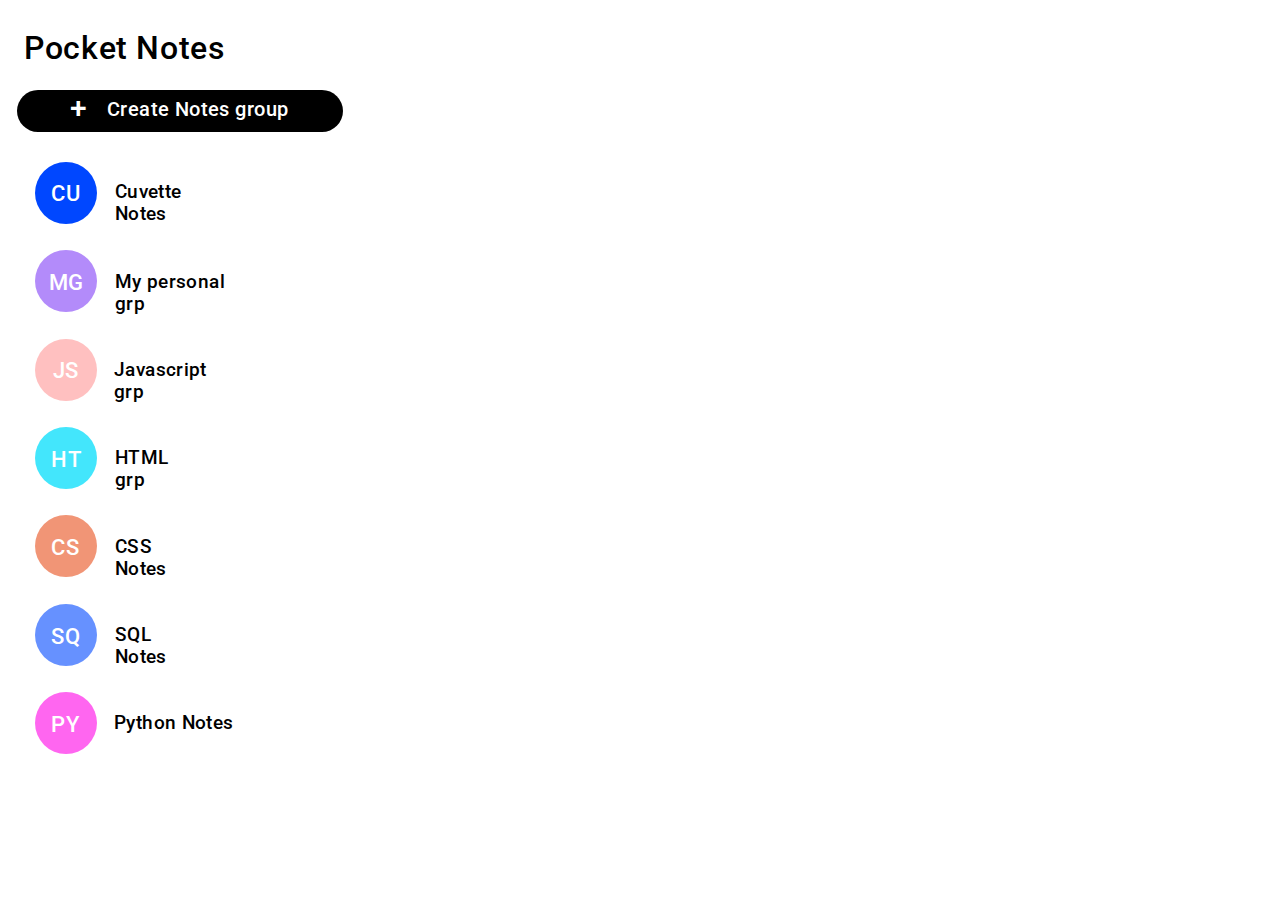
<file: project test 2/mobile-page1/index.html>
<!DOCTYPE html>
<html>
  <head>
    <meta charset="utf-8" />
    <meta name="viewport" content="initial-scale=1, width=device-width" />

    <link rel="stylesheet" href="./global.css" />
    <link rel="stylesheet" href="./index.css" />
    <link
      rel="stylesheet"
      href="https://fonts.googleapis.com/css2?family=Roboto:wght@500&display=swap"
    />
  </head>
  <body>
    <div class="div">
      <div class="pocket-notes">Pocket Notes</div>
      <div class="rectangle-parent">
        <div class="group-child"></div>
        <div class="div1">+</div>
        <div class="create-notes-group">Create Notes group</div>
      </div>
      <div class="python-notes">Python Notes</div>
      <div class="child"></div>
      <div class="my-personal-grp-parent">
        <div class="my-personal-grp">My personal grp</div>
        <div class="group-item"></div>
        <div class="mg">MG</div>
      </div>
      <div class="cuvette-notes-parent">
        <div class="cuvette-notes">Cuvette Notes</div>
        <div class="group-inner"></div>
        <div class="cu">CU</div>
      </div>
      <div class="javascript-grp-parent">
        <div class="javascript-grp">Javascript grp</div>
        <div class="ellipse-div"></div>
        <div class="js">JS</div>
      </div>
      <div class="html-grp-parent">
        <div class="my-personal-grp">HTML grp</div>
        <div class="group-child1"></div>
        <div class="ht">HT</div>
      </div>
      <div class="css-notes-parent">
        <div class="my-personal-grp">CSS Notes</div>
        <div class="group-child2"></div>
        <div class="ht">CS</div>
      </div>
      <div class="sql-notes-parent">
        <div class="my-personal-grp">SQL Notes</div>
        <div class="group-child3"></div>
        <div class="ht">SQ</div>
      </div>
      <div class="py">PY</div>
    </div>
  </body>
</html>
</file>
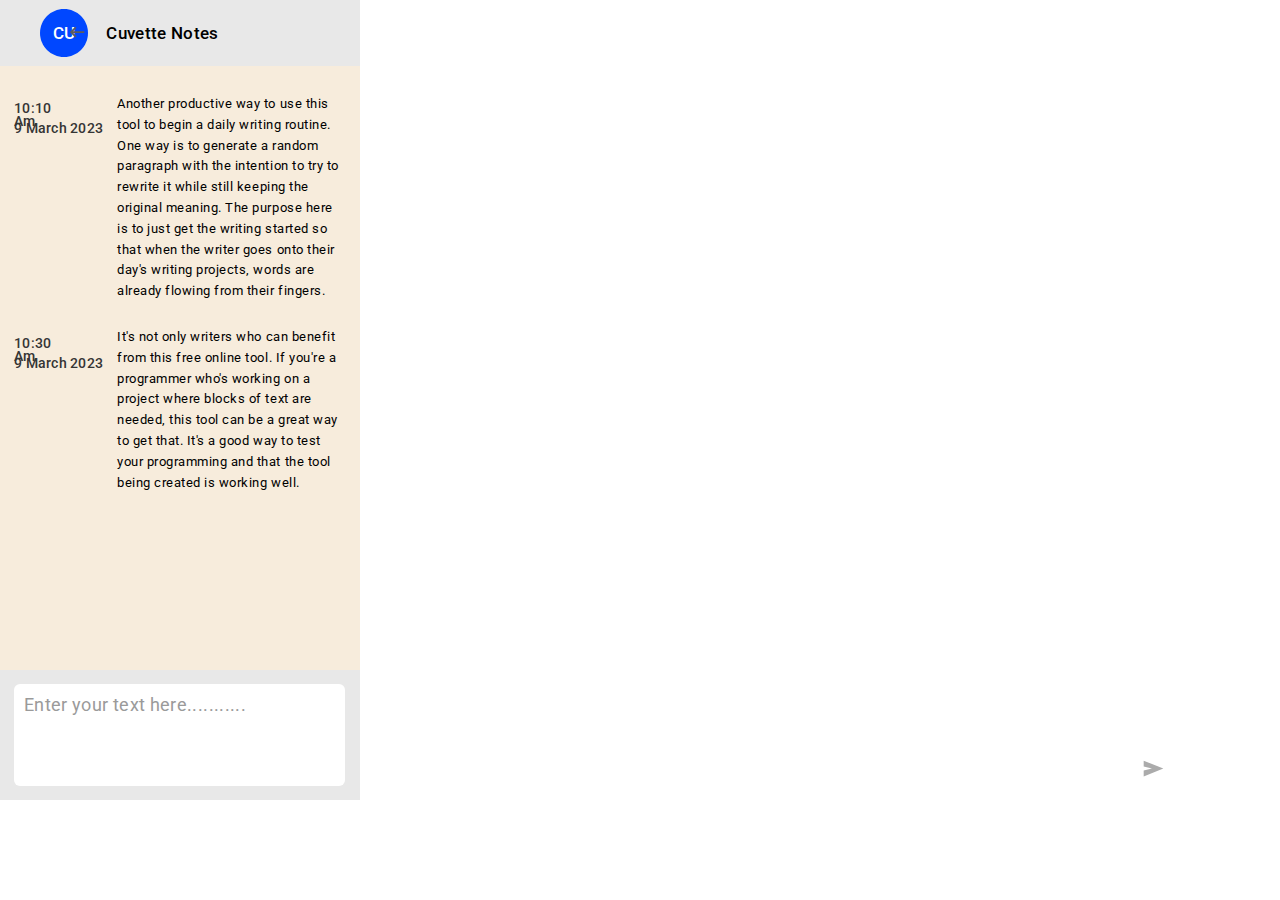
<file: project test 2/mobile-page2/index.html>
<!DOCTYPE html>
<html>
  <head>
    <meta charset="utf-8" />
    <meta name="viewport" content="initial-scale=1, width=device-width" />

    <link rel="stylesheet" href="./global.css" />
    <link rel="stylesheet" href="./index.css" />
    <link
      rel="stylesheet"
      href="https://fonts.googleapis.com/css2?family=Roboto:wght@400;500&display=swap"
    />
  </head>
  <body>
    <div class="div">
      <div class="child"></div>
      <div class="item"></div>
      <div class="inner"></div>
      <div class="cuvette-notes">Cuvette Notes</div>
      <img class="ellipse-icon" alt="" src="./public/ellipse-17.svg" />

      <div class="cu">CU</div>
      <img class="vector-icon" alt="" src="./public/vector.svg" />

      <div class="rectangle-div"></div>
      <div class="enter-your-text">Enter your text here...........</div>
      <img class="vector-icon1" alt="" src="./public/vector1.svg" />

      <div class="am">10:10 Am</div>
      <div class="march-2023">9 March 2023</div>
      <div class="am1">10:30 Am</div>
      <div class="march-20231">9 March 2023</div>
      <div class="another-productive-way">
        Another productive way to use this tool to begin a daily writing
        routine. One way is to generate a random paragraph with the intention to
        try to rewrite it while still keeping the original meaning. The purpose
        here is to just get the writing started so that when the writer goes
        onto their day's writing projects, words are already flowing from their
        fingers.
      </div>
      <div class="its-not-only">
        It's not only writers who can benefit from this free online tool. If
        you're a programmer who's working on a project where blocks of text are
        needed, this tool can be a great way to get that. It's a good way to
        test your programming and that the tool being created is working well.
      </div>
    </div>
  </body>
</html>
</file>
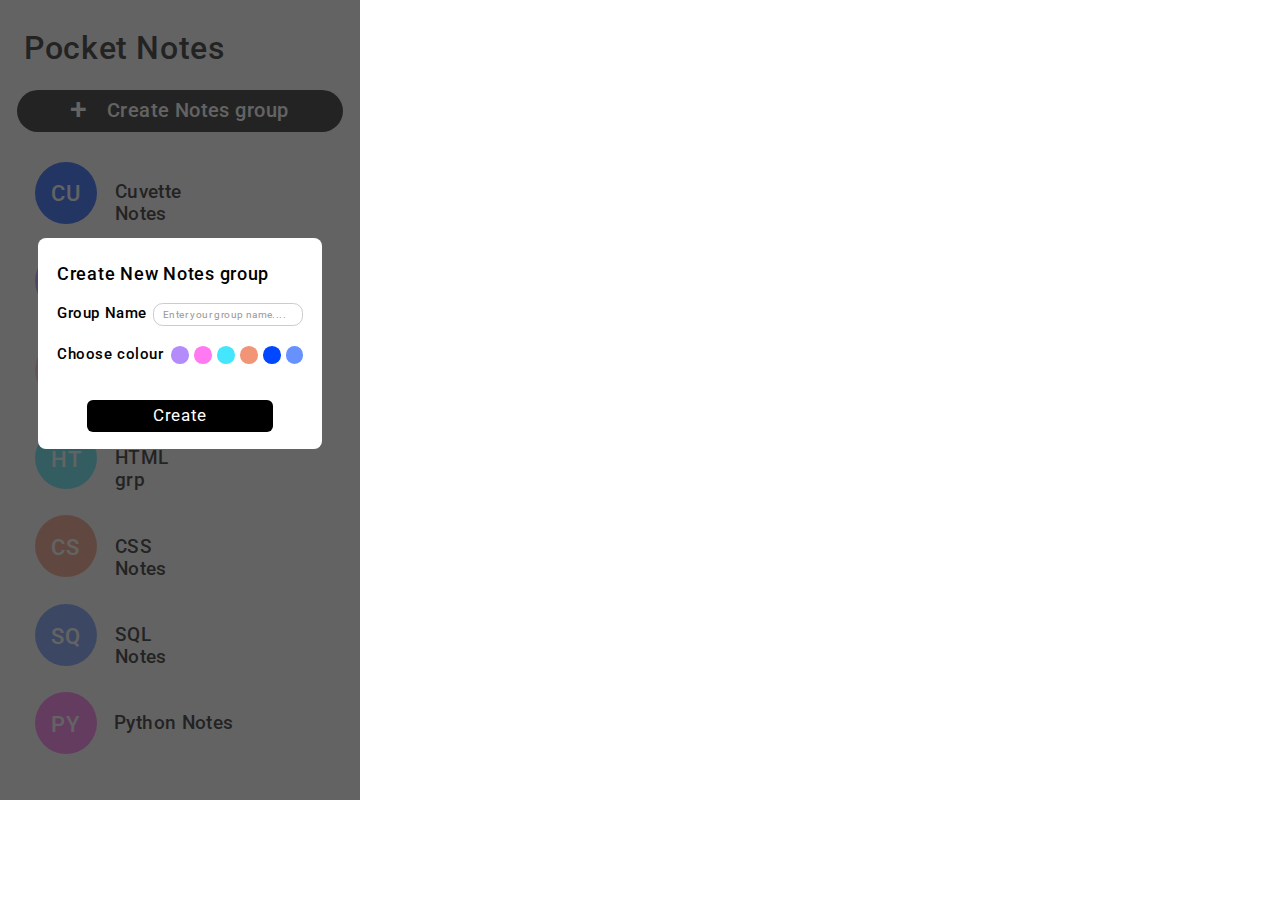
<file: project test 2/mobile-page3/index.html>
<!DOCTYPE html>
<html>
  <head>
    <meta charset="utf-8" />
    <meta name="viewport" content="initial-scale=1, width=device-width" />

    <link rel="stylesheet" href="./global.css" />
    <link rel="stylesheet" href="./index.css" />
    <link
      rel="stylesheet"
      href="https://fonts.googleapis.com/css2?family=Roboto:wght@400;500&display=swap"
    />
  </head>
  <body>
    <div class="div">
      <div class="pocket-notes">Pocket Notes</div>
      <div class="rectangle-parent">
        <div class="group-child"></div>
        <div class="div1">+</div>
        <div class="create-notes-group">Create Notes group</div>
      </div>
      <div class="python-notes">Python Notes</div>
      <div class="child"></div>
      <div class="my-personal-grp-parent">
        <div class="my-personal-grp">My personal grp</div>
        <div class="group-item"></div>
        <div class="mg">MG</div>
      </div>
      <div class="cuvette-notes-parent">
        <div class="cuvette-notes">Cuvette Notes</div>
        <div class="group-inner"></div>
        <div class="cu">CU</div>
      </div>
      <div class="javascript-grp-parent">
        <div class="javascript-grp">Javascript grp</div>
        <div class="ellipse-div"></div>
        <div class="js">JS</div>
      </div>
      <div class="html-grp-parent">
        <div class="my-personal-grp">HTML grp</div>
        <div class="group-child1"></div>
        <div class="ht">HT</div>
      </div>
      <div class="css-notes-parent">
        <div class="my-personal-grp">CSS Notes</div>
        <div class="group-child2"></div>
        <div class="ht">CS</div>
      </div>
      <div class="sql-notes-parent">
        <div class="my-personal-grp">SQL Notes</div>
        <div class="group-child3"></div>
        <div class="ht">SQ</div>
      </div>
      <div class="py">PY</div>
      <img class="item" alt="" src="./public/rectangle-29.svg" />

      <div class="inner"></div>
      <div class="create-new-notes">Create New Notes group</div>
      <div class="group-name">Group Name</div>
      <div class="choose-colour">Choose colour</div>
      <div class="rectangle-div"></div>
      <div class="enter-your-group">Enter your group name....</div>
      <div class="child1"></div>
      <div class="child2"></div>
      <div class="child3"></div>
      <div class="child4"></div>
      <div class="child5"></div>
      <div class="child6"></div>
      <div class="child7"></div>
      <div class="create">Create</div>
    </div>
  </body>
</html>
</file>
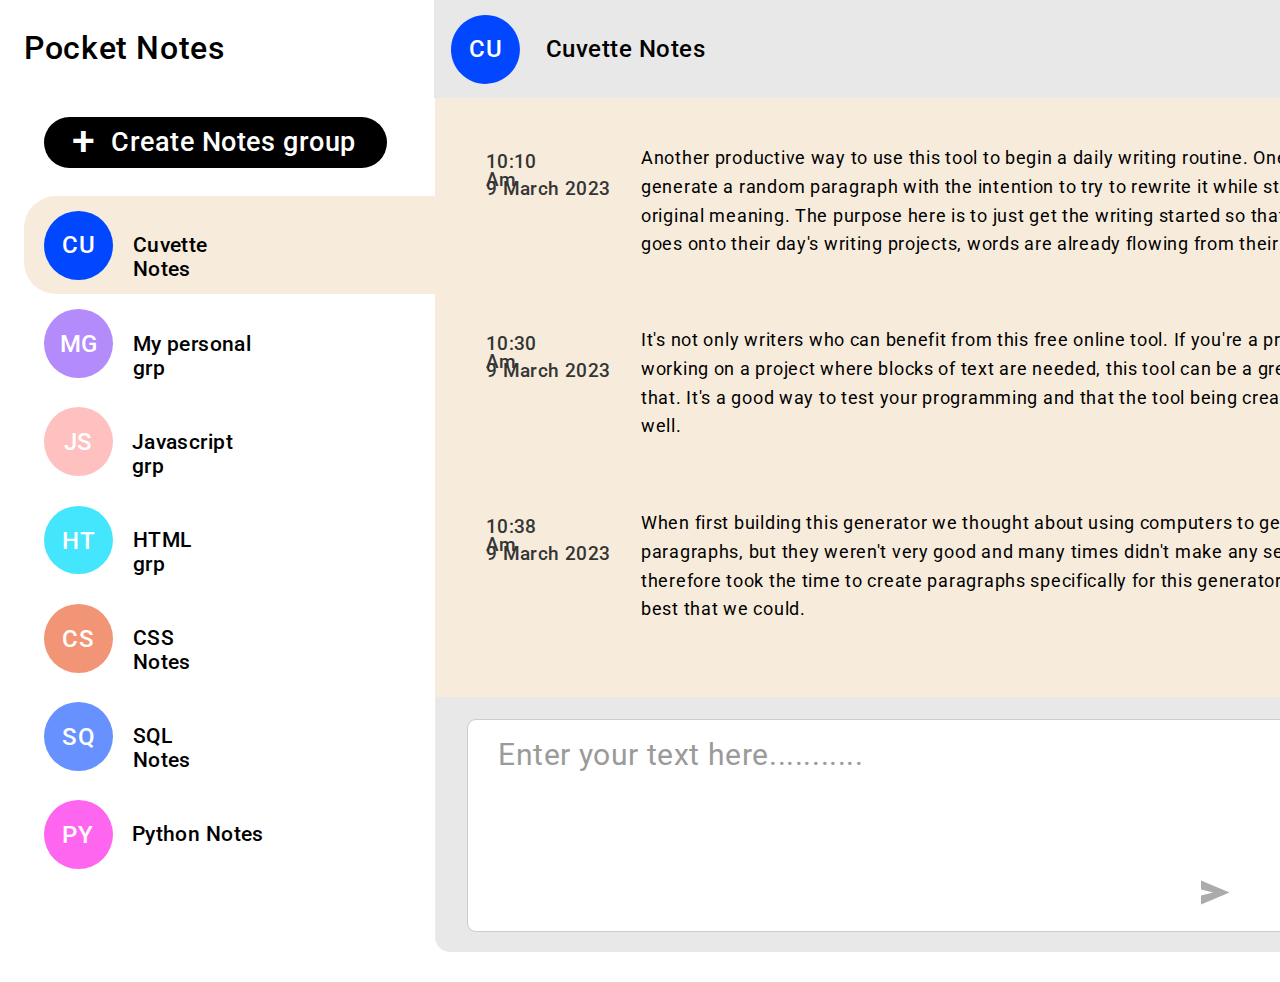
<file: project test 2/page1/index.html>
<!DOCTYPE html>
<html>
  <head>
    <meta charset="utf-8" />
    <meta name="viewport" content="initial-scale=1, width=device-width" />

    <link rel="stylesheet" href="./global.css" />
    <link rel="stylesheet" href="./index.css" />
    <link
      rel="stylesheet"
      href="https://fonts.googleapis.com/css2?family=Roboto:wght@400;500&display=swap"
    />
  </head>
  <body>
    <div class="page1">
      <div class="page1-child"></div>
      <div class="page1-item"></div>
      <img class="page1-inner" alt="" src="./public/rectangle-23.svg" />

      <div class="rectangle-div"></div>
      <div class="pocket-notes">Pocket Notes</div>
      <div class="page1-child1"></div>
      <div class="enter-your-text">Enter your text here...........</div>
      <div class="cuvette-notes">Cuvette Notes</div>
      <div class="python-notes">Python Notes</div>
      <div class="ellipse-div"></div>
      <div class="my-personal-grp-parent">
        <div class="my-personal-grp">My personal grp</div>
        <div class="group-child"></div>
        <div class="mg">MG</div>
      </div>
      <div class="cuvette-notes-parent">
        <div class="cuvette-notes1">Cuvette Notes</div>
        <div class="group-item"></div>
        <div class="cu">CU</div>
      </div>
      <div class="javascript-grp-parent">
        <div class="javascript-grp">Javascript grp</div>
        <div class="group-inner"></div>
        <div class="js">JS</div>
      </div>
      <div class="html-grp-parent">
        <div class="my-personal-grp">HTML grp</div>
        <div class="group-child1"></div>
        <div class="ht">HT</div>
      </div>
      <div class="css-notes-parent">
        <div class="my-personal-grp">CSS Notes</div>
        <div class="group-child2"></div>
        <div class="ht">CS</div>
      </div>
      <div class="sql-notes-parent">
        <div class="my-personal-grp">SQL Notes</div>
        <div class="group-child3"></div>
        <div class="ht">SQ</div>
      </div>
      <div class="py">PY</div>
      <div class="page1-child2"></div>
      <div class="div">+</div>
      <div class="create-notes-group">Create Notes group</div>
      <img class="ellipse-icon" alt="" src="./public/ellipse-17.svg" />

      <div class="cu1">CU</div>
      <div class="am">10:10 Am</div>
      <div class="march-2023">9 March 2023</div>
      <div class="another-productive-way">
        Another productive way to use this tool to begin a daily writing
        routine. One way is to generate a random paragraph with the intention to
        try to rewrite it while still keeping the original meaning. The purpose
        here is to just get the writing started so that when the writer goes
        onto their day's writing projects, words are already flowing from their
        fingers.
      </div>
      <div class="am1">10:30 Am</div>
      <div class="march-20231">9 March 2023</div>
      <div class="its-not-only">
        It's not only writers who can benefit from this free online tool. If
        you're a programmer who's working on a project where blocks of text are
        needed, this tool can be a great way to get that. It's a good way to
        test your programming and that the tool being created is working well.
      </div>
      <div class="am2">10:38 Am</div>
      <div class="march-20232">9 March 2023</div>
      <div class="when-first-building">
        When first building this generator we thought about using computers to
        generate the paragraphs, but they weren't very good and many times
        didn't make any sense at all. We therefore took the time to create
        paragraphs specifically for this generator to make it the best that we
        could.
      </div>
      <img class="vector-icon" alt="" src="./public/vector.svg" />
    </div>
  </body>
</html>
</file>
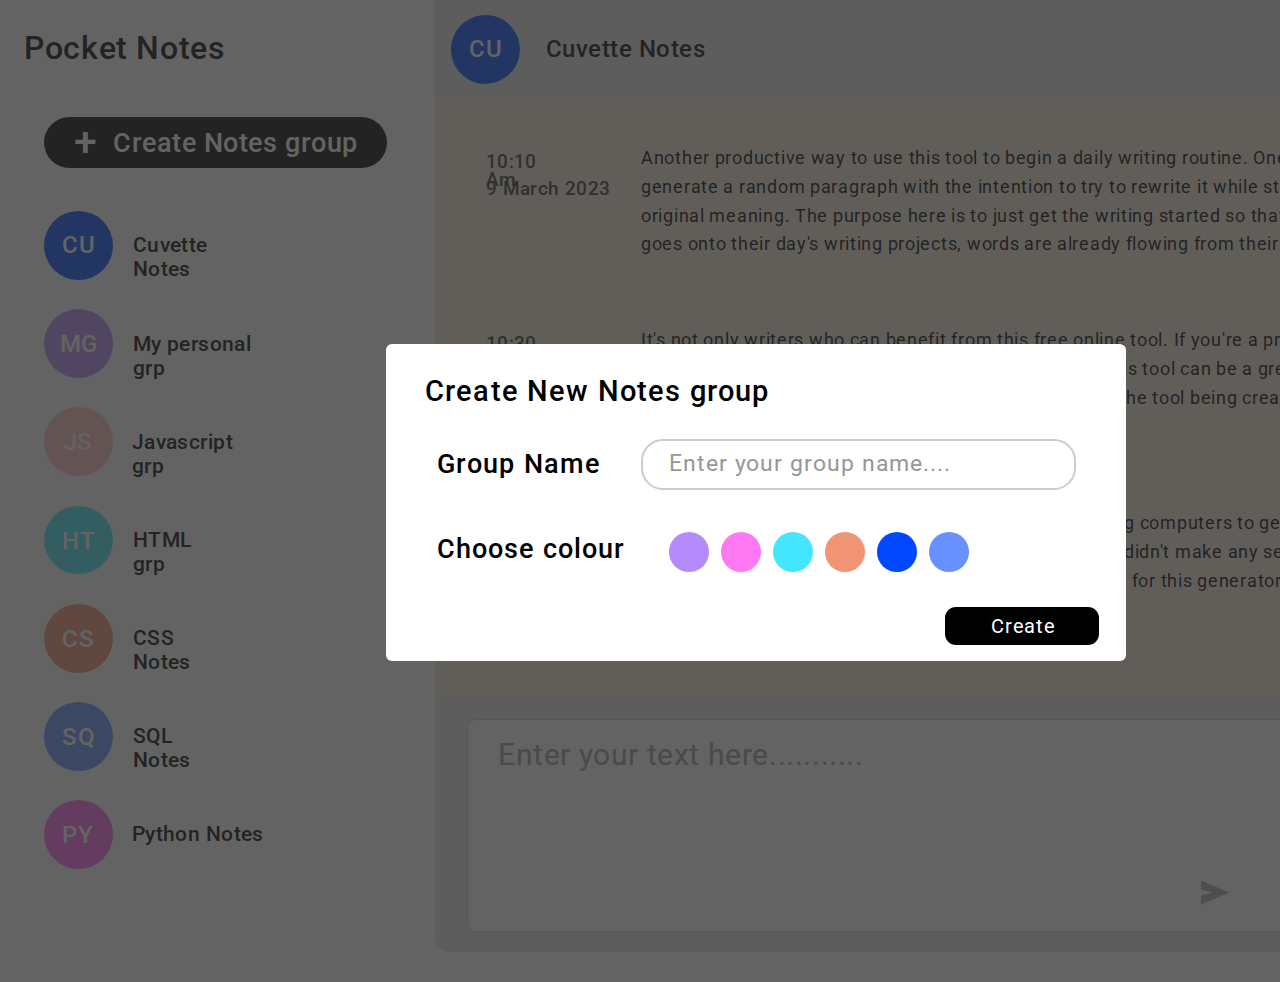
<file: project test 2/page2/index.html>
<!DOCTYPE html>
<html>
  <head>
    <meta charset="utf-8" />
    <meta name="viewport" content="initial-scale=1, width=device-width" />

    <link rel="stylesheet" href="./global.css" />
    <link rel="stylesheet" href="./index.css" />
    <link
      rel="stylesheet"
      href="https://fonts.googleapis.com/css2?family=Roboto:wght@400;500&display=swap"
    />
  </head>
  <body>
    <div class="page-2">
      <div class="page-2-child"></div>
      <img class="page-2-item" alt="" src="./public/rectangle-23.svg" />

      <div class="page-2-inner"></div>
      <div class="pocket-notes">Pocket Notes</div>
      <div class="rectangle-div"></div>
      <div class="enter-your-text">Enter your text here...........</div>
      <div class="cuvette-notes">Cuvette Notes</div>
      <div class="python-notes">Python Notes</div>
      <div class="ellipse-div"></div>
      <div class="my-personal-grp-parent">
        <div class="my-personal-grp">My personal grp</div>
        <div class="group-child"></div>
        <div class="mg">MG</div>
      </div>
      <div class="cuvette-notes-parent">
        <div class="cuvette-notes1">Cuvette Notes</div>
        <div class="group-item"></div>
        <div class="cu">CU</div>
      </div>
      <div class="javascript-grp-parent">
        <div class="javascript-grp">Javascript grp</div>
        <div class="group-inner"></div>
        <div class="js">JS</div>
      </div>
      <div class="html-grp-parent">
        <div class="my-personal-grp">HTML grp</div>
        <div class="group-child1"></div>
        <div class="ht">HT</div>
      </div>
      <div class="css-notes-parent">
        <div class="my-personal-grp">CSS Notes</div>
        <div class="group-child2"></div>
        <div class="ht">CS</div>
      </div>
      <div class="sql-notes-parent">
        <div class="my-personal-grp">SQL Notes</div>
        <div class="group-child3"></div>
        <div class="ht">SQ</div>
      </div>
      <div class="py">PY</div>
      <div class="page-2-child1"></div>
      <div class="div">+</div>
      <div class="create-notes-group">Create Notes group</div>
      <img class="ellipse-icon" alt="" src="./public/ellipse-17.svg" />

      <div class="cu1">CU</div>
      <div class="am">10:10 Am</div>
      <div class="march-2023">9 March 2023</div>
      <div class="another-productive-way">
        Another productive way to use this tool to begin a daily writing
        routine. One way is to generate a random paragraph with the intention to
        try to rewrite it while still keeping the original meaning. The purpose
        here is to just get the writing started so that when the writer goes
        onto their day's writing projects, words are already flowing from their
        fingers.
      </div>
      <div class="am1">10:30 Am</div>
      <div class="march-20231">9 March 2023</div>
      <div class="its-not-only">
        It's not only writers who can benefit from this free online tool. If
        you're a programmer who's working on a project where blocks of text are
        needed, this tool can be a great way to get that. It's a good way to
        test your programming and that the tool being created is working well.
      </div>
      <div class="am2">10:38 Am</div>
      <div class="march-20232">9 March 2023</div>
      <div class="when-first-building">
        When first building this generator we thought about using computers to
        generate the paragraphs, but they weren't very good and many times
        didn't make any sense at all. We therefore took the time to create
        paragraphs specifically for this generator to make it the best that we
        could.
      </div>
      <img class="vector-icon" alt="" src="./public/vector.svg" />

      <div class="page-2-child2"></div>
      <div class="rectangle-parent">
        <div class="group-child4"></div>
        <div class="create-new-notes">Create New Notes group</div>
        <div class="group-name">Group Name</div>
        <div class="choose-colour">Choose colour</div>
        <div class="group-child5"></div>
        <div class="enter-your-group">Enter your group name....</div>
        <div class="group-child6"></div>
        <div class="group-child7"></div>
        <div class="group-child8"></div>
        <div class="group-child9"></div>
        <div class="group-child10"></div>
        <div class="group-child11"></div>
        <div class="group-child12"></div>
        <div class="create">Create</div>
      </div>
    </div>
  </body>
</html>
</file>
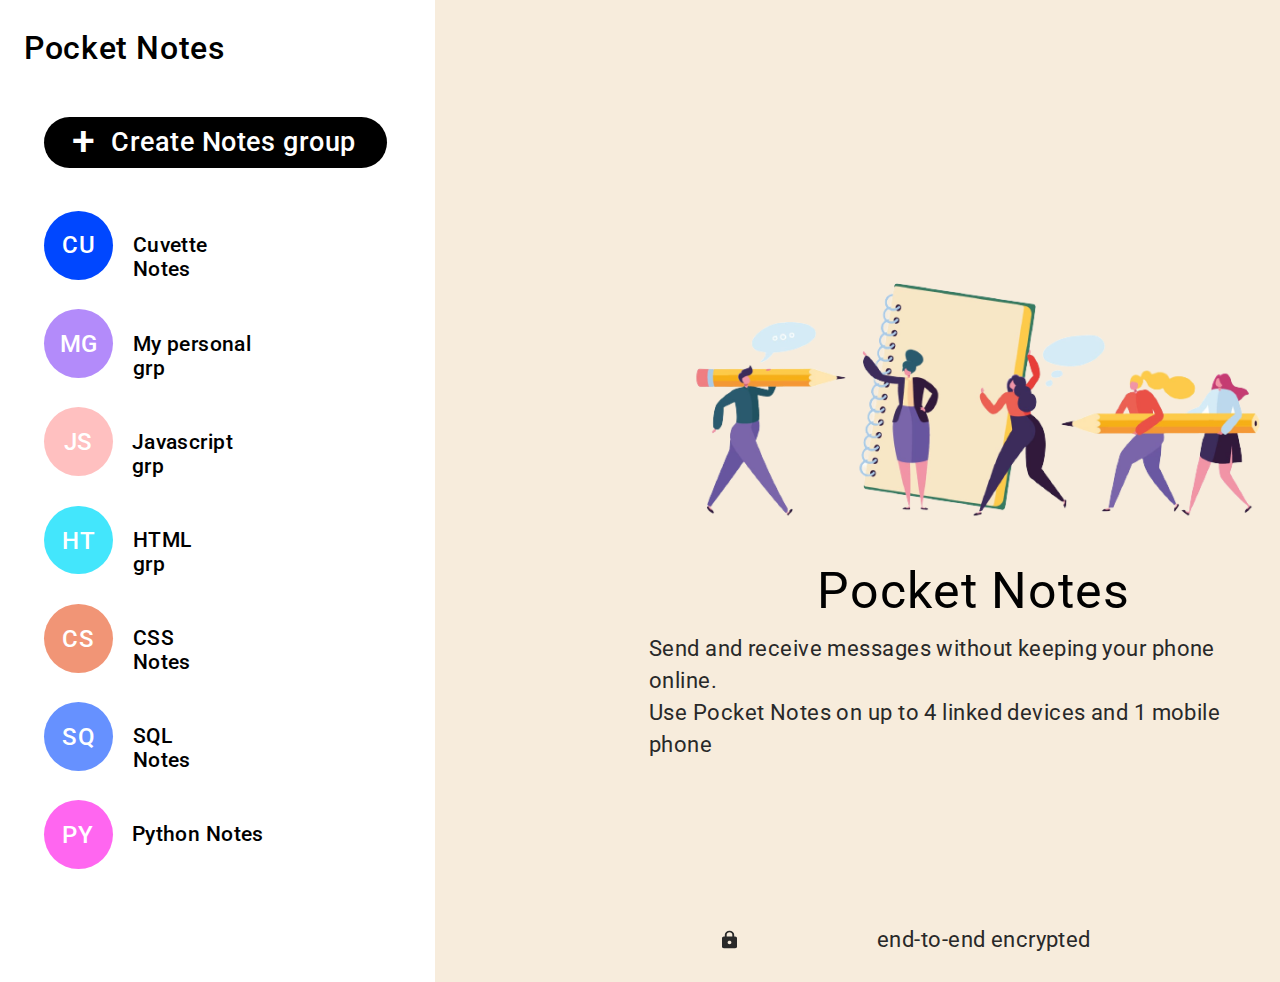
<file: project test 2/without selecting group/index.html>
<!DOCTYPE html>
<html>
  <head>
    <meta charset="utf-8" />
    <meta name="viewport" content="initial-scale=1, width=device-width" />

    <link rel="stylesheet" href="./global.css" />
    <link rel="stylesheet" href="./index.css" />
    <link
      rel="stylesheet"
      href="https://fonts.googleapis.com/css2?family=Roboto:wght@400;500&display=swap"
    />
  </head>
  <body>
    <div class="without-selecting-group">
      <div class="without-selecting-group-child"></div>
      <div class="pocket-notes">Pocket Notes</div>
      <div class="python-notes">Python Notes</div>
      <div class="without-selecting-group-item"></div>
      <div class="my-personal-grp-parent">
        <div class="my-personal-grp">My personal grp</div>
        <div class="group-child"></div>
        <div class="mg">MG</div>
      </div>
      <div class="cuvette-notes-parent">
        <div class="cuvette-notes">Cuvette Notes</div>
        <div class="group-item"></div>
        <div class="cu">CU</div>
      </div>
      <div class="javascript-grp-parent">
        <div class="javascript-grp">Javascript grp</div>
        <div class="group-inner"></div>
        <div class="js">JS</div>
      </div>
      <div class="html-grp-parent">
        <div class="my-personal-grp">HTML grp</div>
        <div class="ellipse-div"></div>
        <div class="ht">HT</div>
      </div>
      <div class="css-notes-parent">
        <div class="my-personal-grp">CSS Notes</div>
        <div class="group-child1"></div>
        <div class="ht">CS</div>
      </div>
      <div class="sql-notes-parent">
        <div class="my-personal-grp">SQL Notes</div>
        <div class="group-child2"></div>
        <div class="ht">SQ</div>
      </div>
      <div class="py">PY</div>
      <div class="without-selecting-group-inner"></div>
      <div class="div">+</div>
      <div class="create-notes-group">Create Notes group</div>
      <div class="pocket-notes1">Pocket Notes</div>
      <div class="send-and-receive-container">
        <p class="send-and-receive">
          Send and receive messages without keeping your phone online.
        </p>
        <p class="send-and-receive">
          Use Pocket Notes on up to 4 linked devices and 1 mobile phone
        </p>
      </div>
      <div class="end-to-end-encrypted">end-to-end encrypted</div>
      <img
        class="image-removebg-preview-1-icon"
        alt=""
        src="./public/imageremovebgpreview-1@2x.png"
      />

      <img class="vector-icon" alt="" src="./public/vector.svg" />
    </div>
  </body>
</html>
</file>
<file: project test 2/mobile-page1/global.css>
body {
  margin: 0;
  line-height: normal;
}

:root {
  /* fonts */
  --font-roboto: Roboto;

  /* font sizes */
  --font-size-2xl-7: 21.7px;
  --font-size-lg-6: 18.6px;

  /* Colors */
  --color-white: #fff;
  --color-black: #000;
}
</file>
<file: project test 2/mobile-page1/index.css>
.pocket-notes {
  position: absolute;
  top: 30px;
  left: 24px;
  font-size: 31.52px;
  letter-spacing: 0.02em;
  font-weight: 500;
}
.group-child {
  position: absolute;
  top: 0;
  left: 0;
  border-radius: 37.32px;
  background-color: var(--color-black);
  width: 326px;
  height: 42px;
}
.create-notes-group,
.div1 {
  position: absolute;
  letter-spacing: 0.02em;
  line-height: 97.69%;
  font-weight: 500;
}
.div1 {
  top: 4px;
  left: 53px;
  display: inline-block;
  width: 21.65px;
  height: 33.1px;
}
.create-notes-group {
  top: 9.76px;
  left: 90.07px;
  font-size: 20.15px;
}
.rectangle-parent {
  position: absolute;
  top: 90px;
  left: 17px;
  width: 326px;
  height: 42px;
  font-size: 30.39px;
  color: var(--color-white);
}
.python-notes {
  position: absolute;
  top: 712.38px;
  left: 114.07px;
  letter-spacing: 0.02em;
  font-weight: 500;
}
.child {
  position: absolute;
  top: 692.22px;
  left: 35px;
  border-radius: 50%;
  background-color: #ff66f0;
  width: 62.01px;
  height: 62.01px;
}
.my-personal-grp {
  top: 20.15px;
  left: 79.84px;
  letter-spacing: 0.02em;
  font-weight: 500;
}
.group-item,
.mg,
.my-personal-grp {
  position: absolute;
}
.group-item {
  top: 0;
  left: 0;
  border-radius: 50%;
  background-color: #b38bfa;
  width: 62.01px;
  height: 62.01px;
}
.mg {
  top: 21.71px;
  left: 13.95px;
  font-size: 21.71px;
  letter-spacing: 0.02em;
  line-height: 97.69%;
  font-weight: 500;
  color: var(--color-white);
  display: inline-block;
  width: 34.88px;
  height: 17.83px;
}
.my-personal-grp-parent {
  position: absolute;
  top: 250.37px;
  left: 35px;
  width: 219.84px;
  height: 62.01px;
}
.cuvette-notes {
  position: absolute;
  top: 19.38px;
  left: 79.84px;
  letter-spacing: 0.02em;
  font-weight: 500;
}
.group-inner {
  position: absolute;
  top: 0;
  left: 0;
  border-radius: 50%;
  background-color: #0047ff;
  width: 62.01px;
  height: 62.01px;
}
.cu {
  position: absolute;
  top: 20.93px;
  left: 16.28px;
  font-size: 21.71px;
  letter-spacing: 0.02em;
  line-height: 97.69%;
  font-weight: 500;
  color: var(--color-white);
  display: inline-block;
  width: 29.46px;
  height: 17.83px;
}
.cuvette-notes-parent {
  position: absolute;
  top: 162px;
  left: 35px;
  width: 202.84px;
  height: 62.01px;
}
.javascript-grp {
  position: absolute;
  top: 20.15px;
  left: 79.07px;
  letter-spacing: 0.02em;
  font-weight: 500;
}
.ellipse-div {
  position: absolute;
  top: 0;
  left: 0;
  border-radius: 50%;
  background-color: #ffc0c0;
  width: 62.01px;
  height: 62.01px;
}
.js {
  position: absolute;
  top: 21.71px;
  left: 17.83px;
  font-size: 21.71px;
  letter-spacing: 0.02em;
  line-height: 97.69%;
  font-weight: 500;
  color: var(--color-white);
  display: inline-block;
  width: 26.36px;
  height: 17.83px;
}
.group-child1,
.javascript-grp-parent {
  position: absolute;
  top: 338.74px;
  left: 35px;
  width: 203.07px;
  height: 62.01px;
}
.group-child1 {
  top: 0;
  left: 0;
  border-radius: 50%;
  background-color: #43e6fc;
  width: 62.01px;
}
.ht {
  position: absolute;
  top: 21.71px;
  left: 16.28px;
  font-size: 21.71px;
  letter-spacing: 0.02em;
  line-height: 97.69%;
  font-weight: 500;
  color: var(--color-white);
  display: inline-block;
  width: 29.46px;
  height: 17.83px;
}
.group-child2,
.html-grp-parent {
  position: absolute;
  top: 427.11px;
  left: 35px;
  width: 165.84px;
  height: 62.01px;
}
.group-child2 {
  top: 0;
  left: 0;
  border-radius: 50%;
  background-color: #f19576;
  width: 62.01px;
}
.css-notes-parent,
.group-child3 {
  position: absolute;
  top: 515.48px;
  left: 35px;
  width: 171.84px;
  height: 62.01px;
}
.group-child3 {
  top: 0;
  left: 0;
  border-radius: 50%;
  background-color: #6691ff;
  width: 62.01px;
}
.py,
.sql-notes-parent {
  position: absolute;
  top: 603.85px;
  left: 35px;
  width: 171.84px;
  height: 62.01px;
}
.py {
  top: 713.93px;
  left: 51.28px;
  font-size: 21.71px;
  letter-spacing: 0.02em;
  line-height: 97.69%;
  font-weight: 500;
  color: var(--color-white);
  display: inline-block;
  width: 29.46px;
  height: 17.83px;
}
.div {
  position: relative;
  background-color: var(--color-white);
  width: 100%;
  height: 800px;
  overflow: hidden;
  text-align: left;
  font-size: var(--font-size-lg-6);
  color: var(--color-black);
  font-family: var(--font-roboto);
}
</file>
<file: project test 2/mobile-page2/global.css>
body {
  margin: 0;
  line-height: normal;
}

:root {
  /* fonts */
  --font-roboto: Roboto;

  /* font sizes */
  --font-size-smi: 13px;
  --font-size-sm-6: 13.6px;

  /* Colors */
  --color-white: #fff;
  --color-black: #000;
  --color-darkslategray: #353535;
  --color-gainsboro: #e8e8e8;
}
</file>
<file: project test 2/mobile-page2/index.css>
.child,
.inner,
.item {
  position: absolute;
  top: 0;
  left: 0;
  width: 360px;
}
.child {
  border-radius: 0 0 0 15px;
  background-color: #f7ecdc;
  height: 800px;
}
.inner,
.item {
  background-color: var(--color-gainsboro);
  height: 66px;
}
.inner {
  top: 670px;
  height: 130px;
}
.cuvette-notes {
  position: absolute;
  top: 22.93px;
  left: 106.18px;
  font-size: 16.72px;
  letter-spacing: 0.02em;
  font-weight: 500;
  color: var(--color-black);
}
.cu,
.ellipse-icon {
  position: absolute;
  top: 9px;
  left: 40px;
  width: 48px;
  height: 48px;
}
.cu {
  top: 25.2px;
  left: 52.6px;
  font-size: 16.8px;
  letter-spacing: 0.02em;
  line-height: 97.69%;
  font-weight: 500;
  color: var(--color-white);
  display: inline-block;
  width: 22.8px;
  height: 13.8px;
}
.vector-icon {
  position: absolute;
  height: 1.39%;
  width: 4.33%;
  top: 3.38%;
  right: 91.78%;
  bottom: 95.23%;
  left: 3.89%;
  max-width: 100%;
  overflow: hidden;
  max-height: 100%;
}
.rectangle-div {
  position: absolute;
  top: 684px;
  left: 14px;
  border-radius: 6px;
  background-color: var(--color-white);
  width: 331px;
  height: 102px;
}
.enter-your-text {
  position: absolute;
  top: 695px;
  left: 24px;
  font-size: 17.71px;
  letter-spacing: 0.02em;
  color: #9a9a9a;
  display: inline-block;
  width: 232px;
}
.vector-icon1 {
  position: absolute;
  height: 2.21%;
  width: 5.83%;
  top: 94.97%;
  right: 6.94%;
  bottom: 2.82%;
  left: 87.22%;
  max-width: 100%;
  overflow: hidden;
  max-height: 100%;
}
.am {
  position: absolute;
  top: 102px;
  left: 14px;
  letter-spacing: 0.02em;
  line-height: 97.69%;
  font-weight: 500;
  display: inline-block;
  width: 61.97px;
  height: 12.39px;
}
.march-2023 {
  top: 121.69px;
}
.am1,
.march-2023,
.march-20231 {
  position: absolute;
  left: 14px;
  letter-spacing: 0.02em;
  line-height: 97.69%;
  font-weight: 500;
}
.am1 {
  top: 337px;
  display: inline-block;
  width: 61.97px;
  height: 12.39px;
}
.march-20231 {
  top: 356.69px;
}
.another-productive-way,
.its-not-only {
  position: absolute;
  top: 94px;
  left: 117px;
  font-size: var(--font-size-smi);
  letter-spacing: 0.04em;
  line-height: 160.19%;
  color: var(--color-black);
  display: inline-block;
  width: 227px;
  height: 195px;
}
.its-not-only {
  top: 327px;
}
.div {
  position: relative;
  background-color: var(--color-white);
  width: 100%;
  height: 800px;
  overflow: hidden;
  text-align: left;
  font-size: 13.59px;
  color: var(--color-darkslategray);
  font-family: var(--font-roboto);
}
</file>
<file: project test 2/mobile-page3/global.css>
body {
  margin: 0;
  line-height: normal;
}

:root {
  /* fonts */
  --font-roboto: Roboto;

  /* font sizes */
  --font-size-mini-6: 14.6px;
  --font-size-2xl-7: 21.7px;
  --font-size-lg-6: 18.6px;

  /* Colors */
  --color-white: #fff;
  --color-black: #000;
  --color-dodgerblue: #6691ff;
  --color-mediumblue: #0047ff;
  --color-darksalmon: #f19576;
  --color-darkturquoise: #43e6fc;
  --color-mediumpurple: #b38bfa;
}
</file>
<file: project test 2/mobile-page3/index.css>
.pocket-notes {
  position: absolute;
  top: 30px;
  left: 24px;
  font-size: 31.52px;
  letter-spacing: 0.02em;
  font-weight: 500;
}
.group-child {
  position: absolute;
  top: 0;
  left: 0;
  border-radius: 37.32px;
  background-color: var(--color-black);
  width: 326px;
  height: 42px;
}
.create-notes-group,
.div1 {
  position: absolute;
  letter-spacing: 0.02em;
  line-height: 97.69%;
  font-weight: 500;
}
.div1 {
  top: 5px;
  left: 53px;
  display: inline-block;
  width: 21.65px;
  height: 33.1px;
}
.create-notes-group {
  top: 10.76px;
  left: 90.07px;
  font-size: 20.15px;
}
.rectangle-parent {
  position: absolute;
  top: 90px;
  left: 17px;
  width: 326px;
  height: 42px;
  font-size: 30.39px;
  color: var(--color-white);
}
.python-notes {
  position: absolute;
  top: 712.38px;
  left: 114.07px;
  letter-spacing: 0.02em;
  font-weight: 500;
}
.child {
  position: absolute;
  top: 692.22px;
  left: 35px;
  border-radius: 50%;
  background-color: #ff66f0;
  width: 62.01px;
  height: 62.01px;
}
.my-personal-grp {
  top: 20.15px;
  left: 79.84px;
  letter-spacing: 0.02em;
  font-weight: 500;
}
.group-item,
.mg,
.my-personal-grp {
  position: absolute;
}
.group-item {
  top: 0;
  left: 0;
  border-radius: 50%;
  background-color: var(--color-mediumpurple);
  width: 62.01px;
  height: 62.01px;
}
.mg {
  top: 21.71px;
  left: 13.95px;
  font-size: 21.71px;
  letter-spacing: 0.02em;
  line-height: 97.69%;
  font-weight: 500;
  color: var(--color-white);
  display: inline-block;
  width: 34.88px;
  height: 17.83px;
}
.my-personal-grp-parent {
  position: absolute;
  top: 250.37px;
  left: 35px;
  width: 219.84px;
  height: 62.01px;
}
.cuvette-notes {
  position: absolute;
  top: 19.38px;
  left: 79.84px;
  letter-spacing: 0.02em;
  font-weight: 500;
}
.group-inner {
  position: absolute;
  top: 0;
  left: 0;
  border-radius: 50%;
  background-color: var(--color-mediumblue);
  width: 62.01px;
  height: 62.01px;
}
.cu {
  position: absolute;
  top: 20.93px;
  left: 16.28px;
  font-size: 21.71px;
  letter-spacing: 0.02em;
  line-height: 97.69%;
  font-weight: 500;
  color: var(--color-white);
  display: inline-block;
  width: 29.46px;
  height: 17.83px;
}
.cuvette-notes-parent {
  position: absolute;
  top: 162px;
  left: 35px;
  width: 202.84px;
  height: 62.01px;
}
.javascript-grp {
  position: absolute;
  top: 20.15px;
  left: 79.07px;
  letter-spacing: 0.02em;
  font-weight: 500;
}
.ellipse-div {
  position: absolute;
  top: 0;
  left: 0;
  border-radius: 50%;
  background-color: #ffc0c0;
  width: 62.01px;
  height: 62.01px;
}
.js {
  position: absolute;
  top: 21.71px;
  left: 17.83px;
  font-size: 21.71px;
  letter-spacing: 0.02em;
  line-height: 97.69%;
  font-weight: 500;
  color: var(--color-white);
  display: inline-block;
  width: 26.36px;
  height: 17.83px;
}
.group-child1,
.javascript-grp-parent {
  position: absolute;
  top: 338.74px;
  left: 35px;
  width: 203.07px;
  height: 62.01px;
}
.group-child1 {
  top: 0;
  left: 0;
  border-radius: 50%;
  background-color: var(--color-darkturquoise);
  width: 62.01px;
}
.ht {
  position: absolute;
  top: 21.71px;
  left: 16.28px;
  font-size: 21.71px;
  letter-spacing: 0.02em;
  line-height: 97.69%;
  font-weight: 500;
  color: var(--color-white);
  display: inline-block;
  width: 29.46px;
  height: 17.83px;
}
.group-child2,
.html-grp-parent {
  position: absolute;
  top: 427.11px;
  left: 35px;
  width: 165.84px;
  height: 62.01px;
}
.group-child2 {
  top: 0;
  left: 0;
  border-radius: 50%;
  background-color: var(--color-darksalmon);
  width: 62.01px;
}
.css-notes-parent,
.group-child3 {
  position: absolute;
  top: 515.48px;
  left: 35px;
  width: 171.84px;
  height: 62.01px;
}
.group-child3 {
  top: 0;
  left: 0;
  border-radius: 50%;
  background-color: var(--color-dodgerblue);
  width: 62.01px;
}
.py,
.sql-notes-parent {
  position: absolute;
  top: 603.85px;
  left: 35px;
  width: 171.84px;
  height: 62.01px;
}
.py {
  top: 713.93px;
  left: 51.28px;
  font-size: 21.71px;
  letter-spacing: 0.02em;
  line-height: 97.69%;
  font-weight: 500;
  color: var(--color-white);
  display: inline-block;
  width: 29.46px;
  height: 17.83px;
}
.inner,
.item {
  position: absolute;
  top: 0;
  left: 0;
  width: 360px;
  height: 800px;
}
.inner {
  top: 238px;
  left: 38px;
  border-radius: 8px;
  background-color: var(--color-white);
  width: 284px;
  height: 211px;
}
.choose-colour,
.create-new-notes,
.group-name {
  position: absolute;
  left: 57px;
  letter-spacing: 0.04em;
  line-height: 160.19%;
  font-weight: 500;
}
.create-new-notes {
  top: 259px;
  font-size: 18.4px;
}
.choose-colour,
.group-name {
  top: 302px;
  font-size: var(--font-size-mini-6);
}
.choose-colour {
  top: 343px;
}
.rectangle-div {
  position: absolute;
  top: 303px;
  left: 153px;
  border-radius: 9.72px;
  background-color: var(--color-white);
  border: 0.9px solid #ccc;
  box-sizing: border-box;
  width: 150px;
  height: 23px;
}
.enter-your-group {
  position: absolute;
  top: 307px;
  left: 163px;
  font-size: 10px;
  letter-spacing: 0.04em;
  line-height: 160.19%;
  color: #979797;
}
.child1,
.child2 {
  top: 346px;
  border-radius: 50%;
  width: 17.67px;
  height: 17.67px;
}
.child1 {
  position: absolute;
  left: 171px;
  background-color: var(--color-mediumpurple);
}
.child2 {
  left: 193.97px;
  background-color: #ff79f2;
}
.child2,
.child3,
.child4 {
  position: absolute;
}
.child3 {
  top: 346px;
  left: 216.93px;
  border-radius: 50%;
  background-color: var(--color-darkturquoise);
  width: 17.67px;
  height: 17.67px;
}
.child4 {
  left: 239.9px;
  background-color: var(--color-darksalmon);
}
.child4,
.child5,
.child6 {
  top: 346px;
  border-radius: 50%;
  width: 17.67px;
  height: 17.67px;
}
.child5 {
  position: absolute;
  left: 262.86px;
  background-color: var(--color-mediumblue);
}
.child6 {
  left: 285.83px;
  background-color: var(--color-dodgerblue);
}
.child6,
.child7,
.create {
  position: absolute;
}
.child7 {
  top: 400px;
  left: 87px;
  border-radius: 6px;
  background-color: var(--color-black);
  width: 186px;
  height: 32px;
}
.create {
  top: 402px;
  left: 153px;
  font-size: 17px;
  letter-spacing: 0.04em;
  line-height: 160.19%;
  color: var(--color-white);
}
.div {
  position: relative;
  background-color: var(--color-white);
  width: 100%;
  height: 800px;
  overflow: hidden;
  text-align: left;
  font-size: var(--font-size-lg-6);
  color: var(--color-black);
  font-family: var(--font-roboto);
}
</file>
<file: project test 2/page1/global.css>
body {
  margin: 0;
  line-height: normal;
}

:root {
  /* fonts */
  --font-roboto: Roboto;

  /* font sizes */
  --font-size-lg: 18px;
  --font-size-lg-6: 18.6px;
  --font-size-5xl-1: 24.1px;
  --font-size-xl-7: 20.7px;

  /* Colors */
  --color-white: #fff;
  --color-black: #000;
  --color-darkslategray: #353535;
  --color-antiquewhite: #f7ecdc;

  /* Border radiuses */
  --br-13xl: 32px;
}
</file>
<file: project test 2/page1/index.css>
.page1-child,
.page1-item {
  position: absolute;
  background-color: var(--color-antiquewhite);
}
.page1-child {
  top: 98px;
  left: 435px;
  border-radius: 0 0 0 15px;
  width: 1077px;
  height: 854px;
}
.page1-item {
  top: 196px;
  left: 24px;
  border-radius: var(--br-13xl) 0 0 var(--br-13xl);
  width: 411px;
  height: 98px;
}
.page1-inner,
.rectangle-div {
  position: absolute;
  top: 697px;
  left: 435px;
  width: 1078px;
  height: 255px;
}
.rectangle-div {
  top: 0;
  left: 434px;
  background-color: #e8e8e8;
  height: 98px;
}
.pocket-notes {
  position: absolute;
  top: 30px;
  left: 24px;
  font-size: 31.52px;
  letter-spacing: 0.02em;
  font-weight: 500;
}
.page1-child1 {
  position: absolute;
  top: 719px;
  left: 467px;
  border-radius: 9px;
  background-color: var(--color-white);
  border: 1px solid #ccc;
  box-sizing: border-box;
  width: 1016px;
  height: 213px;
}
.enter-your-text {
  position: absolute;
  top: 737px;
  left: 498px;
  font-size: 29.82px;
  letter-spacing: 0.02em;
  color: #9a9a9a;
  display: inline-block;
  width: 390.68px;
}
.cuvette-notes,
.python-notes {
  position: absolute;
  letter-spacing: 0.02em;
  font-weight: 500;
}
.cuvette-notes {
  top: 35px;
  left: 546px;
  font-size: 24px;
}
.python-notes {
  top: 822.49px;
  left: 131.85px;
}
.ellipse-div {
  position: absolute;
  top: 800.1px;
  left: 44px;
  border-radius: 50%;
  background-color: #ff66f0;
  width: 68.9px;
  height: 68.9px;
}
.my-personal-grp {
  position: absolute;
  top: 22.39px;
  left: 88.71px;
  letter-spacing: 0.02em;
  font-weight: 500;
}
.group-child {
  position: absolute;
  top: 0;
  left: 0;
  border-radius: 50%;
  background-color: #b38bfa;
  width: 68.9px;
  height: 68.9px;
}
.mg {
  position: absolute;
  top: 24.12px;
  left: 15.5px;
  font-size: 24.12px;
  letter-spacing: 0.02em;
  line-height: 97.69%;
  font-weight: 500;
  color: var(--color-white);
  display: inline-block;
  width: 38.76px;
  height: 19.81px;
}
.my-personal-grp-parent {
  position: absolute;
  top: 309.18px;
  left: 44px;
  width: 244.71px;
  height: 68.9px;
}
.cuvette-notes1 {
  top: 21.53px;
  left: 88.71px;
  letter-spacing: 0.02em;
  font-weight: 500;
}
.cu,
.cuvette-notes1,
.group-item {
  position: absolute;
}
.group-item {
  top: 0;
  left: 0;
  border-radius: 50%;
  background-color: #0047ff;
  width: 68.9px;
  height: 68.9px;
}
.cu {
  top: 23.25px;
  left: 18.09px;
  font-size: 24.12px;
  letter-spacing: 0.02em;
  line-height: 97.69%;
  font-weight: 500;
  color: var(--color-white);
  display: inline-block;
  width: 32.73px;
  height: 19.81px;
}
.cuvette-notes-parent {
  position: absolute;
  top: 211px;
  left: 44px;
  width: 225.71px;
  height: 68.9px;
}
.javascript-grp {
  position: absolute;
  top: 22.39px;
  left: 87.85px;
  letter-spacing: 0.02em;
  font-weight: 500;
}
.group-inner {
  position: absolute;
  top: 0;
  left: 0;
  border-radius: 50%;
  background-color: #ffc0c0;
  width: 68.9px;
  height: 68.9px;
}
.js {
  position: absolute;
  top: 24.12px;
  left: 19.81px;
  font-size: 24.12px;
  letter-spacing: 0.02em;
  line-height: 97.69%;
  font-weight: 500;
  color: var(--color-white);
  display: inline-block;
  width: 29.28px;
  height: 19.81px;
}
.group-child1,
.javascript-grp-parent {
  position: absolute;
  top: 407.37px;
  left: 44px;
  width: 225.85px;
  height: 68.9px;
}
.group-child1 {
  top: 0;
  left: 0;
  border-radius: 50%;
  background-color: #43e6fc;
  width: 68.9px;
}
.ht {
  position: absolute;
  top: 24.12px;
  left: 18.09px;
  font-size: 24.12px;
  letter-spacing: 0.02em;
  line-height: 97.69%;
  font-weight: 500;
  color: var(--color-white);
  display: inline-block;
  width: 32.73px;
  height: 19.81px;
}
.group-child2,
.html-grp-parent {
  position: absolute;
  top: 505.55px;
  left: 44px;
  width: 183.71px;
  height: 68.9px;
}
.group-child2 {
  top: 0;
  left: 0;
  border-radius: 50%;
  background-color: #f19576;
  width: 68.9px;
}
.css-notes-parent,
.group-child3 {
  position: absolute;
  top: 603.73px;
  left: 44px;
  width: 190.71px;
  height: 68.9px;
}
.group-child3 {
  top: 0;
  left: 0;
  border-radius: 50%;
  background-color: #6691ff;
  width: 68.9px;
}
.py,
.sql-notes-parent {
  position: absolute;
  top: 701.92px;
  left: 44px;
  width: 190.71px;
  height: 68.9px;
}
.py {
  top: 824.21px;
  left: 62.09px;
  font-size: 24.12px;
  letter-spacing: 0.02em;
  line-height: 97.69%;
  font-weight: 500;
  color: var(--color-white);
  display: inline-block;
  width: 32.73px;
  height: 19.81px;
}
.page1-child2 {
  position: absolute;
  top: 117px;
  left: 44px;
  border-radius: 50px;
  background-color: var(--color-black);
  width: 343px;
  height: 51px;
}
.create-notes-group,
.div {
  position: absolute;
  top: 122px;
  left: 72px;
  font-size: 40.71px;
  letter-spacing: 0.02em;
  line-height: 97.69%;
  font-weight: 500;
  color: var(--color-white);
}
.create-notes-group {
  top: 129px;
  left: 111px;
  font-size: 27px;
}
.ellipse-icon {
  position: absolute;
  top: 15px;
  left: 451px;
  width: 68.9px;
  height: 68.9px;
}
.am,
.cu1,
.march-2023 {
  position: absolute;
  letter-spacing: 0.02em;
  line-height: 97.69%;
  font-weight: 500;
}
.cu1 {
  top: 38.25px;
  left: 469.09px;
  font-size: 24.12px;
  color: var(--color-white);
  display: inline-block;
  width: 32.73px;
  height: 19.81px;
}
.am,
.march-2023 {
  left: 486px;
  font-size: 18.63px;
  color: var(--color-darkslategray);
}
.am {
  top: 153px;
  display: inline-block;
  width: 85px;
  height: 17px;
}
.march-2023 {
  top: 180px;
}
.another-productive-way {
  position: absolute;
  top: 144px;
  left: 641px;
  font-size: var(--font-size-lg);
  letter-spacing: 0.04em;
  line-height: 160.19%;
  display: inline-block;
  width: 803px;
  height: 141px;
}
.am1,
.march-20231 {
  position: absolute;
  left: 486px;
  font-size: 18.63px;
  letter-spacing: 0.02em;
  line-height: 97.69%;
  font-weight: 500;
  color: var(--color-darkslategray);
}
.am1 {
  top: 335px;
  display: inline-block;
  width: 85px;
  height: 17px;
}
.march-20231 {
  top: 362px;
}
.its-not-only {
  position: absolute;
  top: 326px;
  left: 641px;
  font-size: var(--font-size-lg);
  letter-spacing: 0.04em;
  line-height: 160.19%;
  display: inline-block;
  width: 795px;
  height: 141px;
}
.am2,
.march-20232 {
  position: absolute;
  left: 486px;
  font-size: 18.63px;
  letter-spacing: 0.02em;
  line-height: 97.69%;
  font-weight: 500;
  color: var(--color-darkslategray);
}
.am2 {
  top: 518px;
  display: inline-block;
  width: 85px;
  height: 17px;
}
.march-20232 {
  top: 545px;
}
.when-first-building {
  position: absolute;
  top: 509px;
  left: 641px;
  font-size: var(--font-size-lg);
  letter-spacing: 0.04em;
  line-height: 160.19%;
  display: inline-block;
  width: 785px;
  height: 141px;
}
.vector-icon {
  position: absolute;
  height: 2.95%;
  width: 2.28%;
  top: 89.41%;
  right: 3.87%;
  bottom: 7.64%;
  left: 93.85%;
  max-width: 100%;
  overflow: hidden;
  max-height: 100%;
}
.page1 {
  position: relative;
  background-color: var(--color-white);
  width: 100%;
  height: 982px;
  overflow: hidden;
  text-align: left;
  font-size: 20.67px;
  color: var(--color-black);
  font-family: var(--font-roboto);
}
</file>
<file: project test 2/page2/global.css>
body {
  margin: 0;
  line-height: normal;
}

:root {
  /* fonts */
  --font-roboto: Roboto;

  /* font sizes */
  --font-size-8xl-3: 27.3px;
  --font-size-lg: 18px;
  --font-size-lg-6: 18.6px;
  --font-size-5xl-1: 24.1px;
  --font-size-xl-7: 20.7px;

  /* Colors */
  --color-white: #fff;
  --color-black: #000;
  --color-dodgerblue: #6691ff;
  --color-mediumblue: #0047ff;
  --color-darksalmon: #f19576;
  --color-darkturquoise: #43e6fc;
  --color-mediumpurple: #b38bfa;
  --color-lightgray: #ccc;
  --color-darkslategray-100: #353535;
}
</file>
<file: project test 2/page2/index.css>
.page-2-child {
  position: absolute;
  top: 98px;
  left: 435px;
  border-radius: 0 0 0 15px;
  background-color: #f7ecdc;
  width: 1077px;
  height: 854px;
}
.page-2-inner,
.page-2-item {
  position: absolute;
  top: 697px;
  left: 435px;
  width: 1078px;
  height: 255px;
}
.page-2-inner {
  top: 0;
  left: 434px;
  background-color: #e8e8e8;
  height: 98px;
}
.pocket-notes {
  position: absolute;
  top: 30px;
  left: 24px;
  font-size: 31.52px;
  letter-spacing: 0.02em;
  font-weight: 500;
}
.rectangle-div {
  position: absolute;
  top: 719px;
  left: 467px;
  border-radius: 9px;
  background-color: var(--color-white);
  border: 1px solid var(--color-lightgray);
  box-sizing: border-box;
  width: 1016px;
  height: 213px;
}
.enter-your-text {
  position: absolute;
  top: 737px;
  left: 498px;
  font-size: 29.82px;
  letter-spacing: 0.02em;
  color: #9a9a9a;
  display: inline-block;
  width: 390.68px;
}
.cuvette-notes,
.python-notes {
  position: absolute;
  letter-spacing: 0.02em;
  font-weight: 500;
}
.cuvette-notes {
  top: 35px;
  left: 546px;
  font-size: 24px;
}
.python-notes {
  top: 822.49px;
  left: 131.85px;
}
.ellipse-div {
  position: absolute;
  top: 800.1px;
  left: 44px;
  border-radius: 50%;
  background-color: #ff66f0;
  width: 68.9px;
  height: 68.9px;
}
.my-personal-grp {
  position: absolute;
  top: 22.39px;
  left: 88.71px;
  letter-spacing: 0.02em;
  font-weight: 500;
}
.group-child {
  position: absolute;
  top: 0;
  left: 0;
  border-radius: 50%;
  background-color: var(--color-mediumpurple);
  width: 68.9px;
  height: 68.9px;
}
.mg {
  position: absolute;
  top: 24.12px;
  left: 15.5px;
  font-size: 24.12px;
  letter-spacing: 0.02em;
  line-height: 97.69%;
  font-weight: 500;
  color: var(--color-white);
  display: inline-block;
  width: 38.76px;
  height: 19.81px;
}
.my-personal-grp-parent {
  position: absolute;
  top: 309.18px;
  left: 44px;
  width: 244.71px;
  height: 68.9px;
}
.cuvette-notes1 {
  top: 21.53px;
  left: 88.71px;
  letter-spacing: 0.02em;
  font-weight: 500;
}
.cu,
.cuvette-notes1,
.group-item {
  position: absolute;
}
.group-item {
  top: 0;
  left: 0;
  border-radius: 50%;
  background-color: var(--color-mediumblue);
  width: 68.9px;
  height: 68.9px;
}
.cu {
  top: 23.25px;
  left: 18.09px;
  font-size: 24.12px;
  letter-spacing: 0.02em;
  line-height: 97.69%;
  font-weight: 500;
  color: var(--color-white);
  display: inline-block;
  width: 32.73px;
  height: 19.81px;
}
.cuvette-notes-parent {
  position: absolute;
  top: 211px;
  left: 44px;
  width: 225.71px;
  height: 68.9px;
}
.javascript-grp {
  position: absolute;
  top: 22.39px;
  left: 87.85px;
  letter-spacing: 0.02em;
  font-weight: 500;
}
.group-inner {
  position: absolute;
  top: 0;
  left: 0;
  border-radius: 50%;
  background-color: #ffc0c0;
  width: 68.9px;
  height: 68.9px;
}
.js {
  position: absolute;
  top: 24.12px;
  left: 19.81px;
  font-size: 24.12px;
  letter-spacing: 0.02em;
  line-height: 97.69%;
  font-weight: 500;
  color: var(--color-white);
  display: inline-block;
  width: 29.28px;
  height: 19.81px;
}
.group-child1,
.javascript-grp-parent {
  position: absolute;
  top: 407.37px;
  left: 44px;
  width: 225.85px;
  height: 68.9px;
}
.group-child1 {
  top: 0;
  left: 0;
  border-radius: 50%;
  background-color: var(--color-darkturquoise);
  width: 68.9px;
}
.ht {
  position: absolute;
  top: 24.12px;
  left: 18.09px;
  font-size: 24.12px;
  letter-spacing: 0.02em;
  line-height: 97.69%;
  font-weight: 500;
  color: var(--color-white);
  display: inline-block;
  width: 32.73px;
  height: 19.81px;
}
.group-child2,
.html-grp-parent {
  position: absolute;
  top: 505.55px;
  left: 44px;
  width: 183.71px;
  height: 68.9px;
}
.group-child2 {
  top: 0;
  left: 0;
  border-radius: 50%;
  background-color: var(--color-darksalmon);
  width: 68.9px;
}
.css-notes-parent,
.group-child3 {
  position: absolute;
  top: 603.73px;
  left: 44px;
  width: 190.71px;
  height: 68.9px;
}
.group-child3 {
  top: 0;
  left: 0;
  border-radius: 50%;
  background-color: var(--color-dodgerblue);
  width: 68.9px;
}
.py,
.sql-notes-parent {
  position: absolute;
  top: 701.92px;
  left: 44px;
  width: 190.71px;
  height: 68.9px;
}
.py {
  top: 824.21px;
  left: 62.09px;
  font-size: 24.12px;
  letter-spacing: 0.02em;
  line-height: 97.69%;
  font-weight: 500;
  color: var(--color-white);
  display: inline-block;
  width: 32.73px;
  height: 19.81px;
}
.page-2-child1 {
  position: absolute;
  top: 117px;
  left: 44px;
  border-radius: 50px;
  background-color: var(--color-black);
  width: 343px;
  height: 51px;
}
.create-notes-group,
.div {
  position: absolute;
  top: 123px;
  left: 74px;
  font-size: 40.71px;
  letter-spacing: 0.02em;
  line-height: 97.69%;
  font-weight: 500;
  color: var(--color-white);
}
.create-notes-group {
  top: 130px;
  left: 113px;
  font-size: 27px;
}
.ellipse-icon {
  position: absolute;
  top: 15px;
  left: 451px;
  width: 68.9px;
  height: 68.9px;
}
.am,
.cu1,
.march-2023 {
  position: absolute;
  letter-spacing: 0.02em;
  line-height: 97.69%;
  font-weight: 500;
}
.cu1 {
  top: 38.25px;
  left: 469.09px;
  font-size: 24.12px;
  color: var(--color-white);
  display: inline-block;
  width: 32.73px;
  height: 19.81px;
}
.am,
.march-2023 {
  left: 486px;
  font-size: 18.63px;
  color: var(--color-darkslategray-100);
}
.am {
  top: 153px;
  display: inline-block;
  width: 85px;
  height: 17px;
}
.march-2023 {
  top: 180px;
}
.another-productive-way {
  position: absolute;
  top: 144px;
  left: 641px;
  font-size: var(--font-size-lg);
  letter-spacing: 0.04em;
  line-height: 160.19%;
  display: inline-block;
  width: 803px;
  height: 141px;
}
.am1,
.march-20231 {
  position: absolute;
  left: 486px;
  font-size: 18.63px;
  letter-spacing: 0.02em;
  line-height: 97.69%;
  font-weight: 500;
  color: var(--color-darkslategray-100);
}
.am1 {
  top: 335px;
  display: inline-block;
  width: 85px;
  height: 17px;
}
.march-20231 {
  top: 362px;
}
.its-not-only {
  position: absolute;
  top: 326px;
  left: 641px;
  font-size: var(--font-size-lg);
  letter-spacing: 0.04em;
  line-height: 160.19%;
  display: inline-block;
  width: 795px;
  height: 141px;
}
.am2,
.march-20232 {
  position: absolute;
  left: 486px;
  font-size: 18.63px;
  letter-spacing: 0.02em;
  line-height: 97.69%;
  font-weight: 500;
  color: var(--color-darkslategray-100);
}
.am2 {
  top: 518px;
  display: inline-block;
  width: 85px;
  height: 17px;
}
.march-20232 {
  top: 545px;
}
.when-first-building {
  position: absolute;
  top: 509px;
  left: 641px;
  font-size: var(--font-size-lg);
  letter-spacing: 0.04em;
  line-height: 160.19%;
  display: inline-block;
  width: 785px;
  height: 141px;
}
.vector-icon {
  position: absolute;
  height: 2.95%;
  width: 2.28%;
  top: 89.41%;
  right: 3.87%;
  bottom: 7.64%;
  left: 93.85%;
  max-width: 100%;
  overflow: hidden;
  max-height: 100%;
}
.group-child4,
.page-2-child2 {
  position: absolute;
  top: 0;
  left: 0;
}
.page-2-child2 {
  background-color: rgba(47, 47, 47, 0.75);
  width: 1513px;
  height: 982px;
}
.group-child4 {
  border-radius: 6px;
  background-color: var(--color-white);
  width: 740px;
  height: 317px;
}
.choose-colour,
.create-new-notes,
.group-name {
  position: absolute;
  letter-spacing: 0.04em;
  line-height: 160.19%;
  font-weight: 500;
}
.create-new-notes {
  top: 24px;
  left: 39px;
  font-size: 29px;
}
.choose-colour,
.group-name {
  top: 98.67px;
  left: 51px;
}
.choose-colour {
  top: 184px;
}
.group-child5 {
  position: absolute;
  top: 95px;
  left: 255px;
  border-radius: 22px;
  background-color: var(--color-white);
  border: 2px solid var(--color-lightgray);
  box-sizing: border-box;
  width: 435px;
  height: 51px;
}
.enter-your-group {
  position: absolute;
  top: 102px;
  left: 283px;
  font-size: 23px;
  letter-spacing: 0.04em;
  line-height: 160.19%;
  color: #979797;
}
.group-child6,
.group-child7 {
  position: absolute;
  top: 188px;
  border-radius: 50%;
  width: 40px;
  height: 40px;
}
.group-child6 {
  left: 283px;
  background-color: var(--color-mediumpurple);
}
.group-child7 {
  left: 335px;
  background-color: #ff79f2;
}
.group-child10,
.group-child11,
.group-child12,
.group-child8,
.group-child9 {
  position: absolute;
  top: 188px;
  left: 387px;
  border-radius: 50%;
  background-color: var(--color-darkturquoise);
  width: 40px;
  height: 40px;
}
.group-child10,
.group-child11,
.group-child12,
.group-child9 {
  left: 439px;
  background-color: var(--color-darksalmon);
}
.group-child10,
.group-child11,
.group-child12 {
  left: 491px;
  background-color: var(--color-mediumblue);
}
.group-child11,
.group-child12 {
  left: 543px;
  background-color: var(--color-dodgerblue);
}
.group-child12 {
  top: 263px;
  left: 559px;
  border-radius: 11px;
  background-color: var(--color-black);
  width: 154px;
  height: 38px;
}
.create {
  position: absolute;
  top: 266px;
  left: 605px;
  font-size: 20px;
  letter-spacing: 0.04em;
  line-height: 160.19%;
  color: var(--color-white);
}
.rectangle-parent {
  position: absolute;
  top: 344px;
  left: 386px;
  width: 740px;
  height: 317px;
  font-size: 27.31px;
}
.page-2 {
  position: relative;
  background-color: var(--color-white);
  width: 100%;
  height: 982px;
  overflow: hidden;
  text-align: left;
  font-size: 20.67px;
  color: var(--color-black);
  font-family: var(--font-roboto);
}
</file>
<file: project test 2/without selecting group/global.css>
body {
  margin: 0;
  line-height: normal;
}

:root {
  /* fonts */
  --font-roboto: Roboto;

  /* font sizes */
  --font-size-3xl: 22px;
  --font-size-5xl-1: 24.1px;
  --font-size-xl-7: 20.7px;

  /* Colors */
  --color-white: #fff;
  --color-gray: #292929;
  --color-black: #000;
}
</file>
<file: project test 2/without selecting group/index.css>
.without-selecting-group-child {
  position: absolute;
  top: 0;
  left: 435px;
  background-color: #f7ecdc;
  width: 1077px;
  height: 982px;
}
.pocket-notes,
.python-notes {
  position: absolute;
  letter-spacing: 0.02em;
  font-weight: 500;
}
.pocket-notes {
  top: 30px;
  left: 24px;
  font-size: 31.52px;
}
.python-notes {
  top: 822.49px;
  left: 131.85px;
}
.without-selecting-group-item {
  position: absolute;
  top: 800.1px;
  left: 44px;
  border-radius: 50%;
  background-color: #ff66f0;
  width: 68.9px;
  height: 68.9px;
}
.my-personal-grp {
  position: absolute;
  top: 22.39px;
  left: 88.71px;
  letter-spacing: 0.02em;
  font-weight: 500;
}
.group-child {
  position: absolute;
  top: 0;
  left: 0;
  border-radius: 50%;
  background-color: #b38bfa;
  width: 68.9px;
  height: 68.9px;
}
.mg {
  position: absolute;
  top: 24.12px;
  left: 15.5px;
  font-size: 24.12px;
  letter-spacing: 0.02em;
  line-height: 97.69%;
  font-weight: 500;
  color: var(--color-white);
  display: inline-block;
  width: 38.76px;
  height: 19.81px;
}
.my-personal-grp-parent {
  position: absolute;
  top: 309.18px;
  left: 44px;
  width: 244.71px;
  height: 68.9px;
}
.cuvette-notes {
  top: 21.53px;
  left: 88.71px;
  letter-spacing: 0.02em;
  font-weight: 500;
}
.cu,
.cuvette-notes,
.group-item {
  position: absolute;
}
.group-item {
  top: 0;
  left: 0;
  border-radius: 50%;
  background-color: #0047ff;
  width: 68.9px;
  height: 68.9px;
}
.cu {
  top: 23.25px;
  left: 18.09px;
  font-size: 24.12px;
  letter-spacing: 0.02em;
  line-height: 97.69%;
  font-weight: 500;
  color: var(--color-white);
  display: inline-block;
  width: 32.73px;
  height: 19.81px;
}
.cuvette-notes-parent {
  position: absolute;
  top: 211px;
  left: 44px;
  width: 225.71px;
  height: 68.9px;
}
.javascript-grp {
  position: absolute;
  top: 22.39px;
  left: 87.85px;
  letter-spacing: 0.02em;
  font-weight: 500;
}
.group-inner {
  position: absolute;
  top: 0;
  left: 0;
  border-radius: 50%;
  background-color: #ffc0c0;
  width: 68.9px;
  height: 68.9px;
}
.js {
  position: absolute;
  top: 24.12px;
  left: 19.81px;
  font-size: 24.12px;
  letter-spacing: 0.02em;
  line-height: 97.69%;
  font-weight: 500;
  color: var(--color-white);
  display: inline-block;
  width: 29.28px;
  height: 19.81px;
}
.ellipse-div,
.javascript-grp-parent {
  position: absolute;
  top: 407.37px;
  left: 44px;
  width: 225.85px;
  height: 68.9px;
}
.ellipse-div {
  top: 0;
  left: 0;
  border-radius: 50%;
  background-color: #43e6fc;
  width: 68.9px;
}
.ht {
  position: absolute;
  top: 24.12px;
  left: 18.09px;
  font-size: 24.12px;
  letter-spacing: 0.02em;
  line-height: 97.69%;
  font-weight: 500;
  color: var(--color-white);
  display: inline-block;
  width: 32.73px;
  height: 19.81px;
}
.group-child1,
.html-grp-parent {
  position: absolute;
  top: 505.55px;
  left: 44px;
  width: 183.71px;
  height: 68.9px;
}
.group-child1 {
  top: 0;
  left: 0;
  border-radius: 50%;
  background-color: #f19576;
  width: 68.9px;
}
.css-notes-parent,
.group-child2 {
  position: absolute;
  top: 603.73px;
  left: 44px;
  width: 190.71px;
  height: 68.9px;
}
.group-child2 {
  top: 0;
  left: 0;
  border-radius: 50%;
  background-color: #6691ff;
  width: 68.9px;
}
.py,
.sql-notes-parent {
  position: absolute;
  top: 701.92px;
  left: 44px;
  width: 190.71px;
  height: 68.9px;
}
.py {
  top: 824.21px;
  left: 62.09px;
  font-size: 24.12px;
  letter-spacing: 0.02em;
  line-height: 97.69%;
  font-weight: 500;
  color: var(--color-white);
  display: inline-block;
  width: 32.73px;
  height: 19.81px;
}
.without-selecting-group-inner {
  position: absolute;
  top: 117px;
  left: 44px;
  border-radius: 50px;
  background-color: var(--color-black);
  width: 343px;
  height: 51px;
}
.div {
  top: 122px;
  left: 72px;
  font-size: 40.71px;
  line-height: 97.69%;
  font-weight: 500;
  color: var(--color-white);
}
.create-notes-group,
.div,
.pocket-notes1 {
  position: absolute;
  letter-spacing: 0.02em;
}
.create-notes-group {
  top: 129px;
  left: 111px;
  font-size: 27px;
  line-height: 97.69%;
  font-weight: 500;
  color: var(--color-white);
}
.pocket-notes1 {
  top: 562px;
  left: 817px;
  font-size: 50px;
}
.send-and-receive {
  margin: 0;
}
.end-to-end-encrypted,
.send-and-receive-container {
  position: absolute;
  top: 633px;
  left: 649px;
  font-size: var(--font-size-3xl);
  letter-spacing: 0.02em;
  line-height: 32px;
  color: var(--color-gray);
}
.end-to-end-encrypted {
  top: 924px;
  left: 877px;
  display: inline-block;
  width: 217px;
}
.image-removebg-preview-1-icon {
  position: absolute;
  top: 237px;
  left: 660px;
  width: 626px;
  height: 313px;
  object-fit: cover;
}
.vector-icon {
  position: absolute;
  height: 2.14%;
  width: 1.12%;
  top: 94.6%;
  right: 42.46%;
  bottom: 3.26%;
  left: 56.42%;
  max-width: 100%;
  overflow: hidden;
  max-height: 100%;
}
.without-selecting-group {
  position: relative;
  background-color: var(--color-white);
  width: 100%;
  height: 982px;
  overflow: hidden;
  text-align: left;
  font-size: 20.67px;
  color: var(--color-black);
  font-family: var(--font-roboto);
}
</file>
